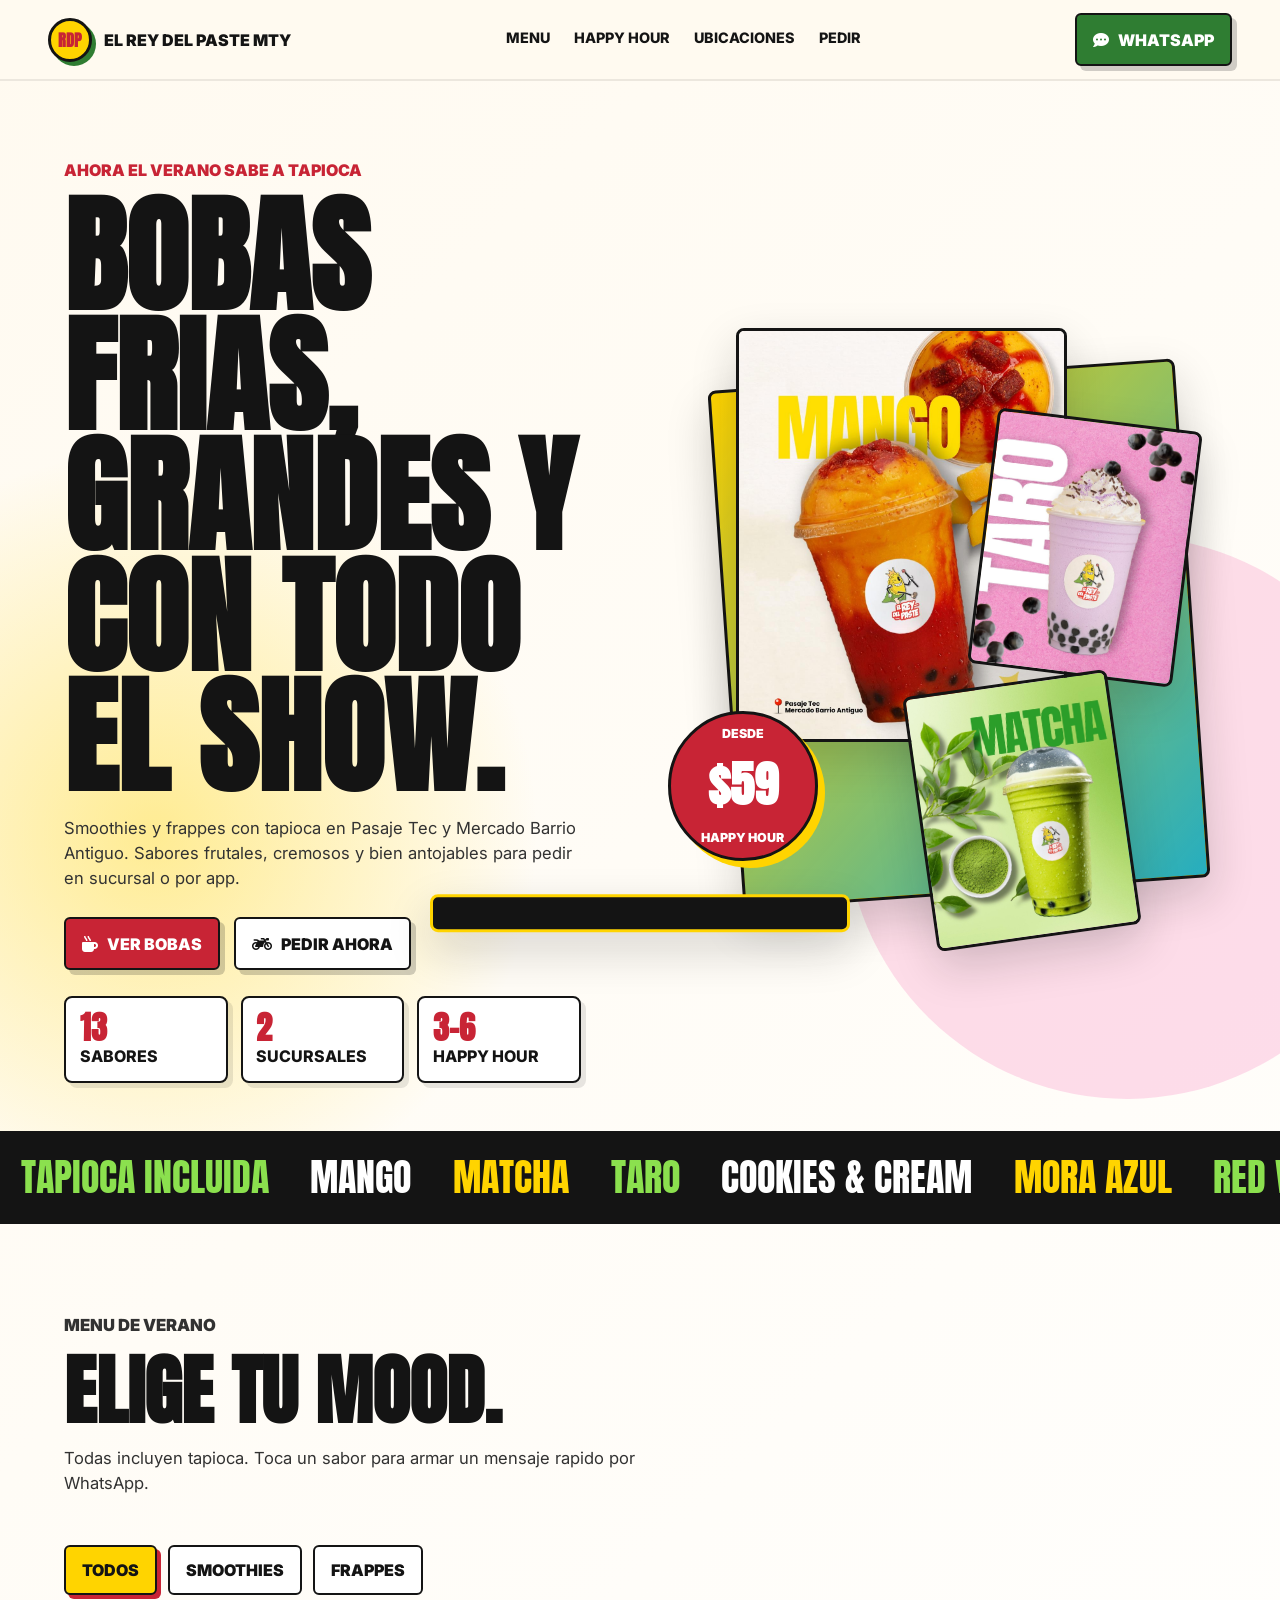
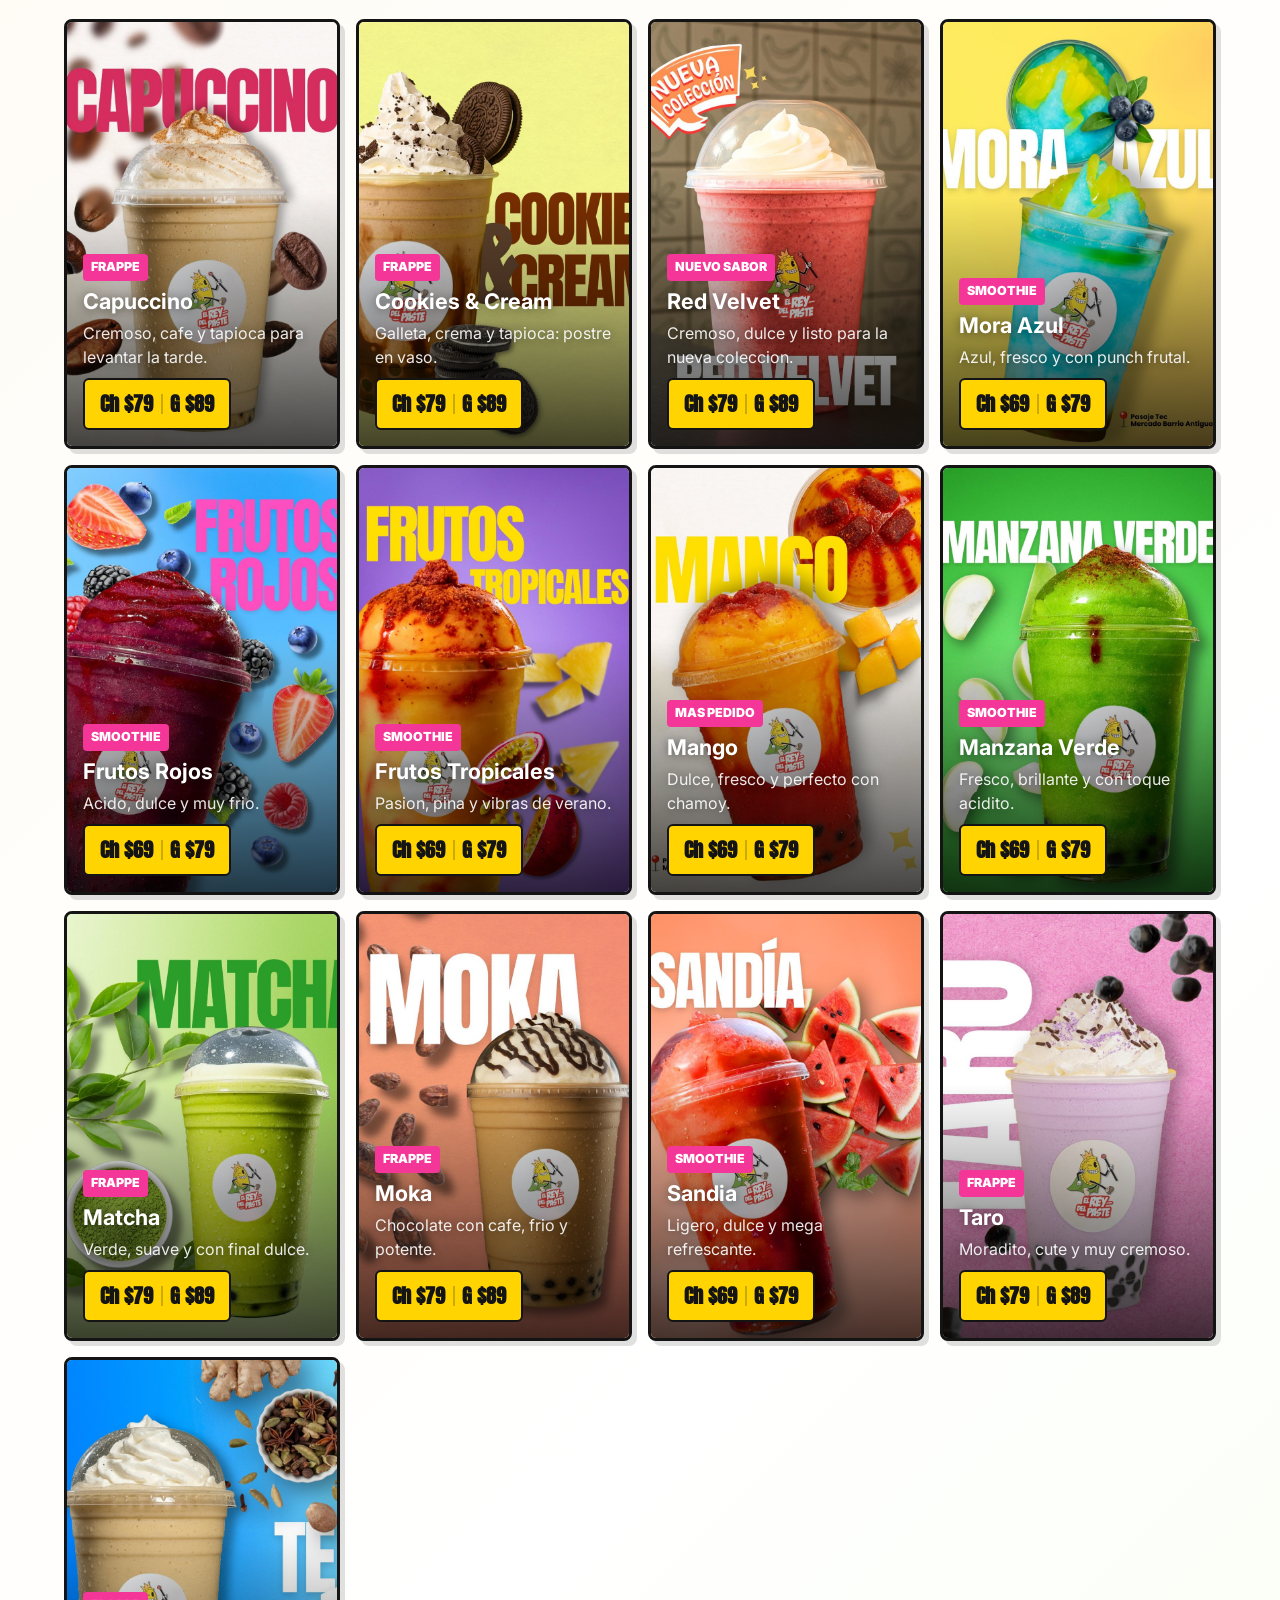
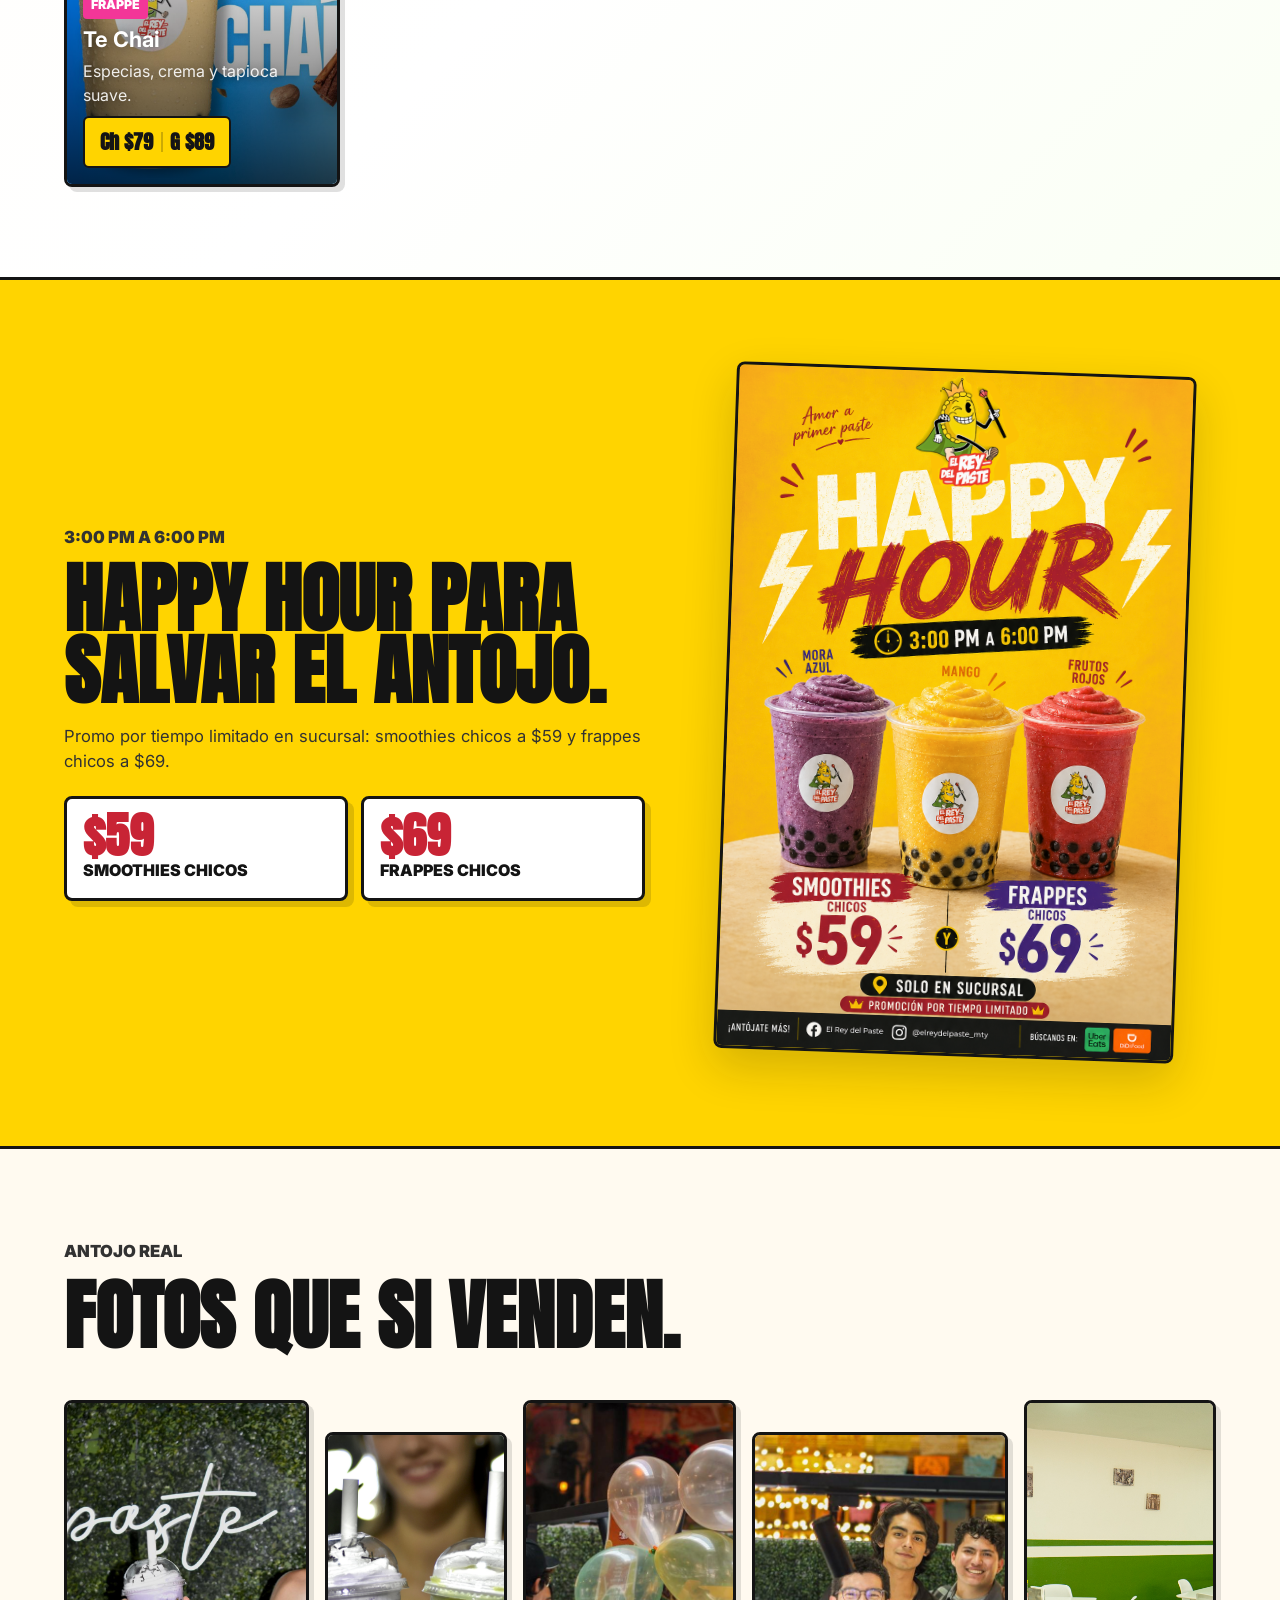
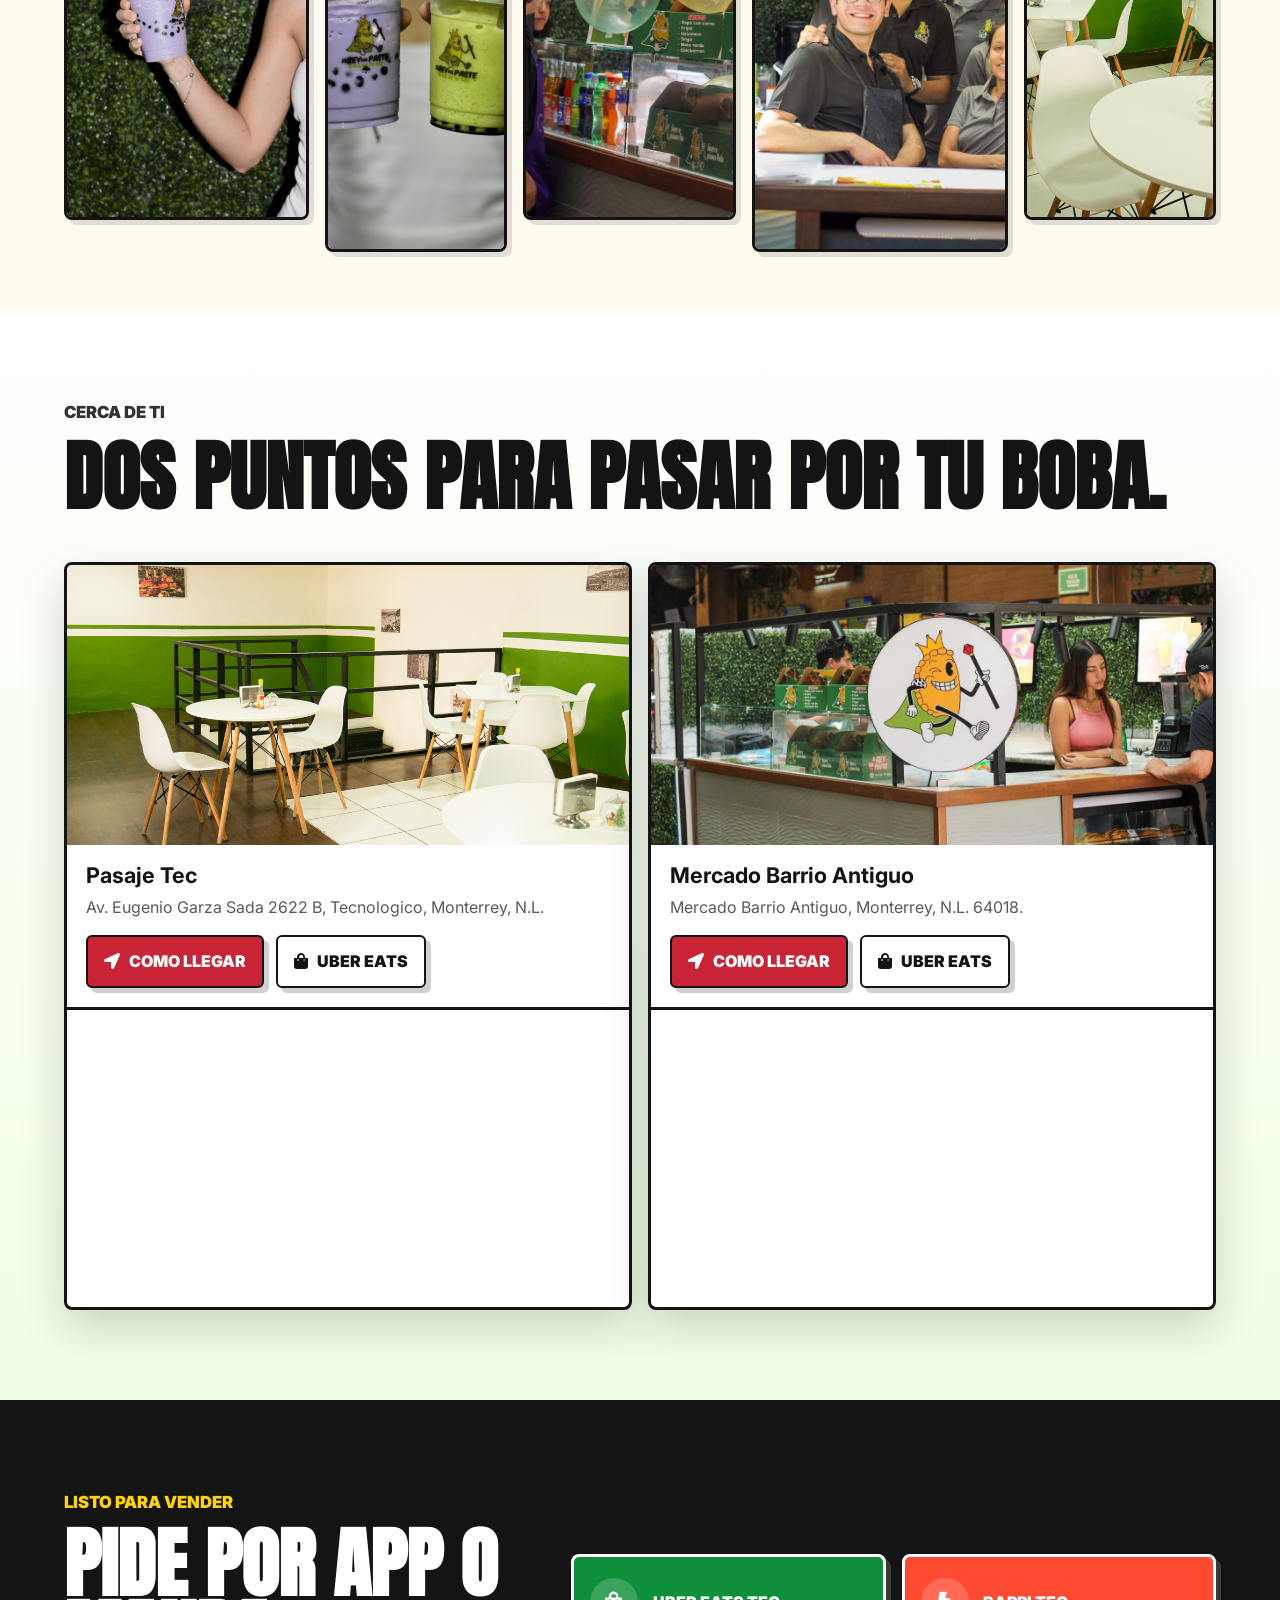
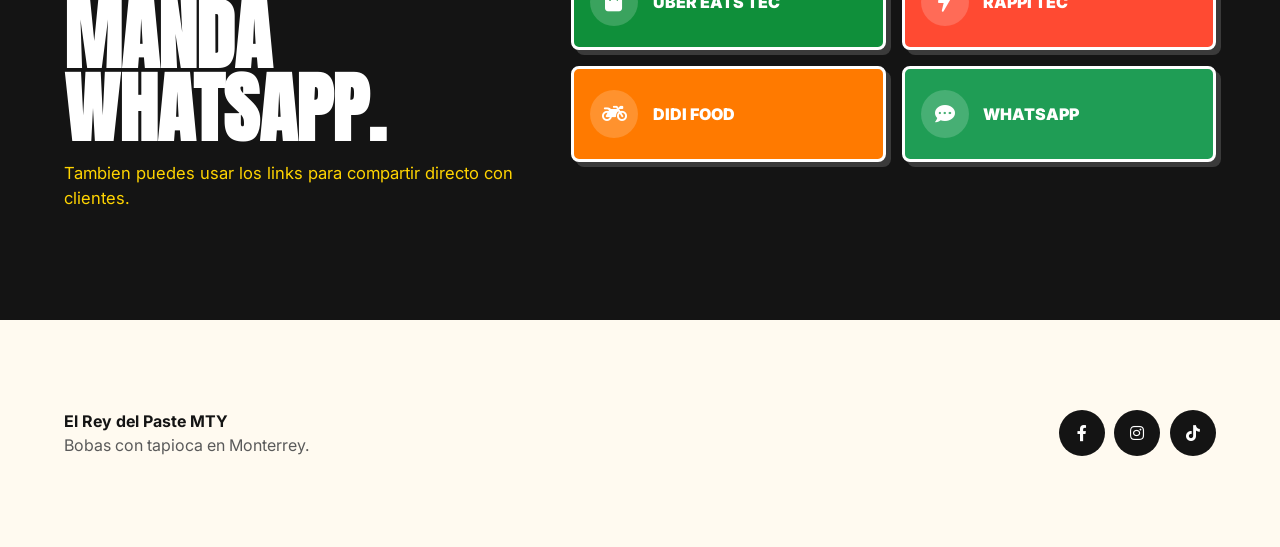
<file: index.html>
<!DOCTYPE html>
<html lang="es">
	<head>
		<title>El Rey del Paste MTY | Bobas</title>
		<meta charset="utf-8" />
		<meta name="viewport" content="width=device-width, initial-scale=1" />
		<meta
			name="description"
			content="Bobas, smoothies y frappes con tapioca en Pasaje Tec y Mercado Barrio Antiguo, Monterrey."
		/>
		<script async src="https://www.googletagmanager.com/gtag/js?id=G-SJ7GFGX3DT"></script>
		<script>
			window.dataLayer = window.dataLayer || [];
			function gtag(){dataLayer.push(arguments);}
			gtag("js", new Date());
			gtag("config", "G-SJ7GFGX3DT");
		</script>
		<link rel="stylesheet" href="assets/css/fontawesome-all.min.css" />
		<link rel="stylesheet" href="assets/css/boba.css" />
	</head>
	<body>
		<a class="skip-link" href="#menu">Saltar al menu</a>

		<header class="site-header" aria-label="Navegacion principal">
			<a class="brand" href="#inicio" aria-label="El Rey del Paste MTY">
				<span class="brand-mark">RDP</span>
				<span>El Rey del Paste MTY</span>
			</a>
			<nav class="nav-links" aria-label="Secciones">
				<a href="#menu">Menu</a>
				<a href="#promo">Happy Hour</a>
				<a href="#ubicaciones">Ubicaciones</a>
				<a href="#pedir">Pedir</a>
			</nav>
			<a class="header-cta" href="https://wa.me/527714658861?text=Hola%20El%20Rey%20del%20Paste%2C%20quiero%20pedir%20bobas" target="_blank" rel="noopener">
				<i class="fas fa-comment-dots" aria-hidden="true"></i>
				WhatsApp
			</a>
		</header>

		<main id="inicio">
			<section class="hero" aria-labelledby="hero-title">
				<div class="hero-copy">
					<p class="eyebrow">Ahora el verano sabe a tapioca</p>
					<h1 id="hero-title">Bobas frias, grandes y con todo el show.</h1>
					<p class="hero-text">
						Smoothies y frappes con tapioca en Pasaje Tec y Mercado Barrio Antiguo. Sabores frutales, cremosos y bien antojables para pedir en sucursal o por app.
					</p>
					<div class="hero-actions" aria-label="Acciones rapidas">
						<a class="button primary" href="#menu">
							<i class="fas fa-mug-hot" aria-hidden="true"></i>
							Ver bobas
						</a>
						<a class="button secondary" href="#pedir">
							<i class="fas fa-motorcycle" aria-hidden="true"></i>
							Pedir ahora
						</a>
					</div>
					<div class="hero-stats" aria-label="Datos de venta">
						<span><strong>13</strong> sabores</span>
						<span><strong>2</strong> sucursales</span>
						<span><strong>3-6</strong> happy hour</span>
					</div>
				</div>

				<div class="hero-stage" aria-label="Bobas destacadas">
					<img class="hero-drink hero-drink-main" src="images/bobas/mango.jpeg" alt="Boba de mango con tapioca" />
					<img class="hero-drink hero-drink-side one" src="images/bobas/taro.jpeg" alt="Boba de taro con tapioca" />
					<img class="hero-drink hero-drink-side two" src="images/bobas/matcha.jpeg" alt="Boba de matcha con tapioca" />
					<div class="floating-price">
						<span>desde</span>
						<strong>$59</strong>
						<small>happy hour</small>
					</div>
				</div>
			</section>

			<section class="ticker" aria-label="Sabores disponibles">
				<div class="ticker-track">
					<span>tapioca incluida</span>
					<span>mango</span>
					<span>matcha</span>
					<span>taro</span>
					<span>cookies & cream</span>
					<span>mora azul</span>
					<span>red velvet</span>
					<span>sandia</span>
					<span>moka</span>
					<span>frutos rojos</span>
					<span>tapioca incluida</span>
					<span>mango</span>
					<span>matcha</span>
					<span>taro</span>
				</div>
			</section>

			<section class="section" id="menu" aria-labelledby="menu-title">
				<div class="section-heading">
					<p class="eyebrow">Menu de verano</p>
					<h2 id="menu-title">Elige tu mood.</h2>
					<p>Todas incluyen tapioca. Toca un sabor para armar un mensaje rapido por WhatsApp.</p>
				</div>

				<div class="menu-tools" aria-label="Filtros de menu">
					<button class="filter-button active" type="button" data-filter="all" aria-pressed="true">Todos</button>
					<button class="filter-button" type="button" data-filter="smoothie" aria-pressed="false">Smoothies</button>
					<button class="filter-button" type="button" data-filter="frappe" aria-pressed="false">Frappes</button>
				</div>

				<div class="drink-grid">
					<article class="drink-card" data-type="frappe" data-name="Capuccino" data-price="Chico $79 / Grande $89">
						<img src="images/bobas/capuccino.jpeg" alt="Frappe de capuccino con tapioca" loading="lazy" />
						<div class="drink-info">
							<span class="tag">Frappe</span>
							<h3>Capuccino</h3>
							<p>Cremoso, cafe y tapioca para levantar la tarde.</p>
							<strong class="price-pair"><span>Ch $79</span><span>G $89</span></strong>
						</div>
					</article>
					<article class="drink-card" data-type="frappe" data-name="Cookies & Cream" data-price="Chico $79 / Grande $89">
						<img src="images/bobas/cookies-and-cream.jpeg" alt="Frappe cookies and cream con tapioca" loading="lazy" />
						<div class="drink-info">
							<span class="tag">Frappe</span>
							<h3>Cookies & Cream</h3>
							<p>Galleta, crema y tapioca: postre en vaso.</p>
							<strong class="price-pair"><span>Ch $79</span><span>G $89</span></strong>
						</div>
					</article>
					<article class="drink-card" data-type="frappe" data-name="Red Velvet" data-price="Chico $79 / Grande $89">
						<img src="images/bobas/red-velvet.jpeg" alt="Frappe red velvet con tapioca" loading="lazy" />
						<div class="drink-info">
							<span class="tag">Nuevo sabor</span>
							<h3>Red Velvet</h3>
							<p>Cremoso, dulce y listo para la nueva coleccion.</p>
							<strong class="price-pair"><span>Ch $79</span><span>G $89</span></strong>
						</div>
					</article>
					<article class="drink-card" data-type="smoothie" data-name="Mora Azul" data-price="Chico $69 / Grande $79">
						<img src="images/bobas/mora-azul.jpeg" alt="Smoothie de mora azul con tapioca" loading="lazy" />
						<div class="drink-info">
							<span class="tag">Smoothie</span>
							<h3>Mora Azul</h3>
							<p>Azul, fresco y con punch frutal.</p>
							<strong class="price-pair"><span>Ch $69</span><span>G $79</span></strong>
						</div>
					</article>
					<article class="drink-card" data-type="smoothie" data-name="Frutos Rojos" data-price="Chico $69 / Grande $79">
						<img src="images/bobas/frutos-rojos.jpeg" alt="Smoothie de frutos rojos con tapioca" loading="lazy" />
						<div class="drink-info">
							<span class="tag">Smoothie</span>
							<h3>Frutos Rojos</h3>
							<p>Acido, dulce y muy frio.</p>
							<strong class="price-pair"><span>Ch $69</span><span>G $79</span></strong>
						</div>
					</article>
					<article class="drink-card" data-type="smoothie" data-name="Frutos Tropicales" data-price="Chico $69 / Grande $79">
						<img src="images/bobas/frutos-tropicales.jpeg" alt="Smoothie de frutos tropicales con tapioca" loading="lazy" />
						<div class="drink-info">
							<span class="tag">Smoothie</span>
							<h3>Frutos Tropicales</h3>
							<p>Pasion, pina y vibras de verano.</p>
							<strong class="price-pair"><span>Ch $69</span><span>G $79</span></strong>
						</div>
					</article>
					<article class="drink-card" data-type="smoothie" data-name="Mango" data-price="Chico $69 / Grande $79">
						<img src="images/bobas/mango.jpeg" alt="Smoothie de mango con tapioca" loading="lazy" />
						<div class="drink-info">
							<span class="tag">Mas pedido</span>
							<h3>Mango</h3>
							<p>Dulce, fresco y perfecto con chamoy.</p>
							<strong class="price-pair"><span>Ch $69</span><span>G $79</span></strong>
						</div>
					</article>
					<article class="drink-card" data-type="smoothie" data-name="Manzana Verde" data-price="Chico $69 / Grande $79">
						<img src="images/bobas/manzana-verde.jpeg" alt="Smoothie de manzana verde con tapioca" loading="lazy" />
						<div class="drink-info">
							<span class="tag">Smoothie</span>
							<h3>Manzana Verde</h3>
							<p>Fresco, brillante y con toque acidito.</p>
							<strong class="price-pair"><span>Ch $69</span><span>G $79</span></strong>
						</div>
					</article>
					<article class="drink-card" data-type="frappe" data-name="Matcha" data-price="Chico $79 / Grande $89">
						<img src="images/bobas/matcha.jpeg" alt="Frappe de matcha con tapioca" loading="lazy" />
						<div class="drink-info">
							<span class="tag">Frappe</span>
							<h3>Matcha</h3>
							<p>Verde, suave y con final dulce.</p>
							<strong class="price-pair"><span>Ch $79</span><span>G $89</span></strong>
						</div>
					</article>
					<article class="drink-card" data-type="frappe" data-name="Moka" data-price="Chico $79 / Grande $89">
						<img src="images/bobas/moka.jpeg" alt="Frappe de moka con tapioca" loading="lazy" />
						<div class="drink-info">
							<span class="tag">Frappe</span>
							<h3>Moka</h3>
							<p>Chocolate con cafe, frio y potente.</p>
							<strong class="price-pair"><span>Ch $79</span><span>G $89</span></strong>
						</div>
					</article>
					<article class="drink-card" data-type="smoothie" data-name="Sandia" data-price="Chico $69 / Grande $79">
						<img src="images/bobas/sandia.jpeg" alt="Smoothie de sandia con tapioca" loading="lazy" />
						<div class="drink-info">
							<span class="tag">Smoothie</span>
							<h3>Sandia</h3>
							<p>Ligero, dulce y mega refrescante.</p>
							<strong class="price-pair"><span>Ch $69</span><span>G $79</span></strong>
						</div>
					</article>
					<article class="drink-card" data-type="frappe" data-name="Taro" data-price="Chico $79 / Grande $89">
						<img src="images/bobas/taro.jpeg" alt="Frappe de taro con tapioca" loading="lazy" />
						<div class="drink-info">
							<span class="tag">Frappe</span>
							<h3>Taro</h3>
							<p>Moradito, cute y muy cremoso.</p>
							<strong class="price-pair"><span>Ch $79</span><span>G $89</span></strong>
						</div>
					</article>
					<article class="drink-card" data-type="frappe" data-name="Te Chai" data-price="Chico $79 / Grande $89">
						<img src="images/bobas/te-chai.jpeg" alt="Frappe de te chai con tapioca" loading="lazy" />
						<div class="drink-info">
							<span class="tag">Frappe</span>
							<h3>Te Chai</h3>
							<p>Especias, crema y tapioca suave.</p>
							<strong class="price-pair"><span>Ch $79</span><span>G $89</span></strong>
						</div>
					</article>
				</div>
			</section>

			<section class="promo-band" id="promo" aria-labelledby="promo-title">
				<div class="promo-copy">
					<p class="eyebrow">3:00 PM a 6:00 PM</p>
					<h2 id="promo-title">Happy Hour para salvar el antojo.</h2>
					<p>Promo por tiempo limitado en sucursal: smoothies chicos a $59 y frappes chicos a $69.</p>
					<div class="promo-prices">
						<span><strong>$59</strong> Smoothies chicos</span>
						<span><strong>$69</strong> Frappes chicos</span>
					</div>
				</div>
				<img src="images/promo/happy-hour.png" alt="Promocion Happy Hour El Rey del Paste" loading="lazy" />
			</section>

			<section class="section gallery-section" aria-labelledby="experiencia-title">
				<div class="section-heading">
					<p class="eyebrow">Antojo real</p>
					<h2 id="experiencia-title">Fotos que si venden.</h2>
				</div>
				<div class="photo-strip" aria-label="Galeria de bobas y locales">
					<img src="images/locales/boba-model-02.jpeg" alt="Boba taro servida en el local" loading="lazy" />
					<img src="images/locales/bobbas.jpg" alt="Dos bobas con tapioca" loading="lazy" />
					<img src="images/locales/barrio-01.jpg" alt="Sucursal Barrio Antiguo" loading="lazy" />
					<img src="images/locales/equipo.jpg" alt="Equipo de El Rey del Paste MTY" loading="lazy" />
					<img src="images/locales/tec-03.jpg" alt="Mesas de la sucursal Tec" loading="lazy" />
				</div>
			</section>

			<section class="section locations" id="ubicaciones" aria-labelledby="ubicaciones-title">
				<div class="section-heading">
					<p class="eyebrow">Cerca de ti</p>
					<h2 id="ubicaciones-title">Dos puntos para pasar por tu boba.</h2>
				</div>

				<div class="location-grid">
					<article class="location-card">
						<img src="images/locales/tec-01.jpg" alt="Interior de sucursal Tec" loading="lazy" />
						<div class="location-copy">
							<h3>Pasaje Tec</h3>
							<p>Av. Eugenio Garza Sada 2622 B, Tecnologico, Monterrey, N.L.</p>
							<div class="location-actions">
								<a class="button primary" href="https://www.google.com/maps/search/?api=1&query=El%20Rey%20del%20Paste%20Av.%20Eugenio%20Garza%20Sada%202622%20B%20Monterrey" target="_blank" rel="noopener">
									<i class="fas fa-location-arrow" aria-hidden="true"></i>
									Como llegar
								</a>
								<a class="button secondary" href="https://www.ubereats.com/mx/store/el-rey-del-paste/yuPaZh-eV3qJpUeV3k-LDA" target="_blank" rel="noopener">
									<i class="fas fa-shopping-bag" aria-hidden="true"></i>
									Uber Eats
								</a>
							</div>
						</div>
						<iframe
							title="Mapa sucursal Pasaje Tec"
							loading="lazy"
							referrerpolicy="no-referrer-when-downgrade"
							src="https://www.google.com/maps?q=El%20Rey%20del%20Paste%20Av.%20Eugenio%20Garza%20Sada%202622%20B%20Monterrey&output=embed">
						</iframe>
					</article>

					<article class="location-card">
						<img src="images/locales/barrio-02.jpg" alt="Local de Barrio Antiguo" loading="lazy" />
						<div class="location-copy">
							<h3>Mercado Barrio Antiguo</h3>
							<p>Mercado Barrio Antiguo, Monterrey, N.L. 64018.</p>
							<div class="location-actions">
								<a class="button primary" href="https://www.google.com/maps/search/?api=1&query=El%20Rey%20del%20Paste%20Mercado%20Barrio%20Antiguo%20Monterrey" target="_blank" rel="noopener">
									<i class="fas fa-location-arrow" aria-hidden="true"></i>
									Como llegar
								</a>
								<a class="button secondary" href="https://www.ubereats.com/mx/store/el-rey-del-paste-barrio-antiguo-mercado-barrio-antiguo/oTAz69NlXai5Kkrx6RQrwQ" target="_blank" rel="noopener">
									<i class="fas fa-shopping-bag" aria-hidden="true"></i>
									Uber Eats
								</a>
							</div>
						</div>
						<iframe
							title="Mapa sucursal Barrio Antiguo"
							loading="lazy"
							referrerpolicy="no-referrer-when-downgrade"
							src="https://www.google.com/maps?q=El%20Rey%20del%20Paste%20Mercado%20Barrio%20Antiguo%20Monterrey&output=embed">
						</iframe>
					</article>
				</div>
			</section>

			<section class="order-section" id="pedir" aria-labelledby="pedir-title">
				<div>
					<p class="eyebrow">Listo para vender</p>
					<h2 id="pedir-title">Pide por app o manda WhatsApp.</h2>
					<p>Tambien puedes usar los links para compartir directo con clientes.</p>
				</div>
				<div class="order-links">
					<a class="order-card uber" href="https://www.ubereats.com/mx/store/el-rey-del-paste/yuPaZh-eV3qJpUeV3k-LDA" target="_blank" rel="noopener">
						<i class="fas fa-shopping-bag" aria-hidden="true"></i>
						<span>Uber Eats Tec</span>
					</a>
					<a class="order-card rappi" href="https://www.rappi.com.mx/restaurantes/1930107989-el-rey-del-paste-mty" target="_blank" rel="noopener">
						<i class="fas fa-bolt" aria-hidden="true"></i>
						<span>Rappi Tec</span>
					</a>
					<a class="order-card didi" href="https://web.didiglobal.com/mx/food/" target="_blank" rel="noopener">
						<i class="fas fa-motorcycle" aria-hidden="true"></i>
						<span>DiDi Food</span>
					</a>
					<a class="order-card whatsapp" href="https://wa.me/527714658861?text=Hola%20El%20Rey%20del%20Paste%2C%20quiero%20pedir%20bobas" target="_blank" rel="noopener">
						<i class="fas fa-comment-dots" aria-hidden="true"></i>
						<span>WhatsApp</span>
					</a>
				</div>
			</section>
		</main>

		<footer class="site-footer">
			<div>
				<strong>El Rey del Paste MTY</strong>
				<p>Bobas con tapioca en Monterrey.</p>
			</div>
			<div class="social-links" aria-label="Redes sociales">
				<a href="https://www.facebook.com/elreydelpaste.mty/?_rdr" target="_blank" rel="noopener" aria-label="Facebook">
					<i class="fab fa-facebook-f" aria-hidden="true"></i>
				</a>
				<a href="https://www.instagram.com/elreydelpaste_mty/" target="_blank" rel="noopener" aria-label="Instagram">
					<i class="fab fa-instagram" aria-hidden="true"></i>
				</a>
				<a href="https://www.tiktok.com/@elreydelpaste_mty" target="_blank" rel="noopener" aria-label="TikTok">
					<i class="fab fa-tiktok" aria-hidden="true"></i>
				</a>
			</div>
		</footer>

		<div class="sticky-order" aria-label="Pedido rapido">
			<a href="#menu"><i class="fas fa-glass-whiskey" aria-hidden="true"></i> Menu</a>
			<a href="#pedir"><i class="fas fa-motorcycle" aria-hidden="true"></i> Pedir</a>
			<a href="#ubicaciones"><i class="fas fa-map-marker-alt" aria-hidden="true"></i> Mapa</a>
		</div>

		<script src="assets/js/boba.js"></script>
	</body>
</html>
</file>
<file: assets/css/boba.css>
@import url("https://fonts.googleapis.com/css2?family=Anton&family=Inter:wght@400;600;700;800&display=swap");

:root {
	--ink: #141414;
	--muted: #5a5a5a;
	--paper: #fffaf0;
	--white: #ffffff;
	--yellow: #ffd400;
	--red: #c82435;
	--green: #2f7d32;
	--pink: #f33698;
	--blue: #00a7e1;
	--purple: #6b44d8;
	--shadow: 0 18px 45px rgba(20, 20, 20, 0.18);
	--radius: 8px;
}

* {
	box-sizing: border-box;
}

html {
	scroll-behavior: smooth;
}

body {
	margin: 0;
	background:
		radial-gradient(circle at 12% 12%, rgba(255, 212, 0, 0.4), transparent 24rem),
		linear-gradient(135deg, #fffaf0 0%, #ffffff 45%, #eaffd0 100%);
	color: var(--ink);
	font-family: "Inter", Arial, sans-serif;
	font-size: 16px;
	line-height: 1.5;
	overflow-x: hidden;
}

img {
	display: block;
	max-width: 100%;
}

a {
	color: inherit;
	text-decoration: none;
}

a:focus-visible,
button:focus-visible {
	outline: 3px solid var(--blue);
	outline-offset: 4px;
}

.skip-link {
	position: fixed;
	top: 0.75rem;
	left: 0.75rem;
	z-index: 1000;
	transform: translateY(-140%);
	background: var(--ink);
	color: var(--white);
	padding: 0.7rem 1rem;
	border-radius: var(--radius);
}

.skip-link:focus {
	transform: translateY(0);
}

.site-header {
	position: sticky;
	top: 0;
	z-index: 100;
	display: flex;
	align-items: center;
	justify-content: space-between;
	gap: 1rem;
	padding: 0.8rem clamp(1rem, 4vw, 3rem);
	background: rgba(255, 250, 240, 0.9);
	backdrop-filter: blur(16px);
	border-bottom: 2px solid rgba(20, 20, 20, 0.08);
}

.brand,
.nav-links,
.hero-actions,
.location-actions,
.social-links,
.order-links,
.menu-tools {
	display: flex;
	align-items: center;
}

.brand {
	gap: 0.75rem;
	font-weight: 900;
	text-transform: uppercase;
}

.brand-mark {
	display: inline-grid;
	place-items: center;
	width: 44px;
	height: 44px;
	border-radius: 50%;
	background: var(--yellow);
	color: var(--red);
	border: 3px solid var(--ink);
	box-shadow: 4px 4px 0 var(--green);
	font-family: "Anton", Impact, sans-serif;
	letter-spacing: 0;
}

.nav-links {
	gap: clamp(0.75rem, 2vw, 1.5rem);
	font-weight: 800;
	font-size: 0.9rem;
	text-transform: uppercase;
}

.nav-links a {
	padding: 0.65rem 0;
	border-bottom: 3px solid transparent;
}

.nav-links a:hover {
	border-color: var(--red);
}

.header-cta,
.button {
	display: inline-flex;
	align-items: center;
	justify-content: center;
	gap: 0.55rem;
	min-height: 46px;
	padding: 0.8rem 1rem;
	border-radius: 6px;
	border: 2px solid var(--ink);
	font-weight: 900;
	text-transform: uppercase;
	box-shadow: 5px 5px 0 rgba(20, 20, 20, 0.2);
	transition: transform 180ms ease, box-shadow 180ms ease, background 180ms ease;
}

.header-cta {
	background: var(--green);
	color: var(--white);
}

.button.primary {
	background: var(--red);
	color: var(--white);
}

.button.secondary {
	background: var(--white);
	color: var(--ink);
}

.header-cta:hover,
.button:hover,
.drink-card:hover,
.order-card:hover {
	transform: translateY(-3px);
	box-shadow: 8px 8px 0 rgba(20, 20, 20, 0.2);
}

.hero {
	position: relative;
	display: grid;
	grid-template-columns: minmax(0, 0.95fr) minmax(320px, 1.05fr);
	gap: clamp(2rem, 5vw, 5rem);
	align-items: center;
	min-height: calc(100dvh - 72px);
	padding: clamp(2rem, 6vw, 5rem) clamp(1rem, 5vw, 5rem) 3rem;
	overflow: hidden;
}

.hero::before {
	content: "";
	position: absolute;
	inset: auto -8rem 2rem auto;
	width: 44vw;
	height: 44vw;
	background: var(--pink);
	opacity: 0.16;
	border-radius: 50%;
	transform: rotate(22deg);
	pointer-events: none;
}

.eyebrow {
	margin: 0 0 0.85rem;
	color: var(--red);
	font-weight: 900;
	text-transform: uppercase;
	letter-spacing: 0;
}

h1,
h2,
h3,
p {
	margin-top: 0;
}

h1,
h2 {
	font-family: "Anton", Impact, sans-serif;
	letter-spacing: 0;
	text-transform: uppercase;
	line-height: 0.94;
}

h1 {
	max-width: 10ch;
	margin-bottom: 1.2rem;
	font-size: clamp(4rem, 10vw, 9.8rem);
}

h2 {
	margin-bottom: 1rem;
	font-size: clamp(2.5rem, 6vw, 5.6rem);
}

h3 {
	margin-bottom: 0.45rem;
	font-size: 1.35rem;
	line-height: 1.1;
}

.hero-text,
.section-heading p,
.promo-copy p,
.order-section p {
	max-width: 62ch;
	color: #323232;
	font-size: 1.04rem;
}

.hero-actions {
	flex-wrap: wrap;
	gap: 0.9rem;
	margin: 1.6rem 0;
}

.hero-stats {
	display: grid;
	grid-template-columns: repeat(3, minmax(0, 1fr));
	gap: 0.8rem;
	max-width: 36rem;
}

.hero-stats span {
	min-height: 74px;
	padding: 0.85rem;
	background: var(--white);
	border: 2px solid var(--ink);
	border-radius: var(--radius);
	box-shadow: 5px 5px 0 rgba(20, 20, 20, 0.1);
	font-weight: 800;
	text-transform: uppercase;
}

.hero-stats strong {
	display: block;
	color: var(--red);
	font-family: "Anton", Impact, sans-serif;
	font-size: 2rem;
	line-height: 1;
}

.hero-stage {
	position: relative;
	min-height: 650px;
	isolation: isolate;
}

.hero-stage::before {
	content: "";
	position: absolute;
	inset: 12% 4% 8% 14%;
	z-index: -2;
	background:
		linear-gradient(135deg, rgba(255, 212, 0, 0.98), rgba(0, 167, 225, 0.85)),
		var(--yellow);
	border: 3px solid var(--ink);
	border-radius: var(--radius);
	transform: rotate(-4deg);
	box-shadow: var(--shadow);
}

.hero-drink {
	position: absolute;
	object-fit: cover;
	border: 3px solid var(--ink);
	border-radius: var(--radius);
	box-shadow: var(--shadow);
}

.hero-drink-main {
	left: 16%;
	top: 5%;
	width: min(58%, 430px);
	aspect-ratio: 4 / 5;
	animation: floatMain 6s ease-in-out infinite;
}

.hero-drink-side {
	width: min(36%, 260px);
	aspect-ratio: 4 / 5;
}

.hero-drink-side.one {
	right: 5%;
	top: 19%;
	transform: rotate(7deg);
	animation: floatSide 5.5s ease-in-out infinite;
}

.hero-drink-side.two {
	right: 16%;
	bottom: 1%;
	transform: rotate(-8deg);
	animation: floatSide 6.5s ease-in-out infinite reverse;
}

.floating-price {
	position: absolute;
	left: 4%;
	bottom: 13%;
	display: grid;
	place-items: center;
	width: 150px;
	height: 150px;
	background: var(--red);
	color: var(--white);
	border: 3px solid var(--ink);
	border-radius: 50%;
	box-shadow: 7px 7px 0 var(--yellow);
	font-weight: 900;
	text-transform: uppercase;
	animation: popPrice 3.5s ease-in-out infinite;
}

.floating-price strong {
	font-family: "Anton", Impact, sans-serif;
	font-size: 3rem;
	line-height: 0.9;
}

.floating-price span,
.floating-price small {
	font-size: 0.78rem;
}

.ticker {
	overflow: hidden;
	background: var(--ink);
	color: var(--white);
	border-block: 3px solid var(--ink);
}

.ticker-track {
	display: flex;
	width: max-content;
	animation: marquee 22s linear infinite;
}

.ticker span {
	padding: 0.9rem 1.3rem;
	font-family: "Anton", Impact, sans-serif;
	font-size: clamp(1.5rem, 3vw, 2.7rem);
	text-transform: uppercase;
	white-space: nowrap;
}

.ticker span:nth-child(3n) {
	color: var(--yellow);
}

.ticker span:nth-child(3n + 1) {
	color: #8be04e;
}

.section,
.promo-band,
.order-section,
.site-footer {
	padding: clamp(3rem, 7vw, 6rem) clamp(1rem, 5vw, 5rem);
}

.section-heading {
	display: grid;
	gap: 0.2rem;
	margin-bottom: 2rem;
}

.menu-tools {
	flex-wrap: wrap;
	gap: 0.7rem;
	margin-bottom: 1.5rem;
}

.filter-button {
	min-height: 44px;
	padding: 0.7rem 1rem;
	background: var(--white);
	border: 2px solid var(--ink);
	border-radius: 6px;
	color: var(--ink);
	cursor: pointer;
	font: inherit;
	font-weight: 900;
	text-transform: uppercase;
}

.filter-button.active {
	background: var(--yellow);
	box-shadow: 4px 4px 0 var(--red);
}

.drink-grid {
	display: grid;
	grid-template-columns: repeat(4, minmax(0, 1fr));
	gap: 1rem;
}

.drink-card {
	position: relative;
	height: 430px;
	min-height: 430px;
	overflow: hidden;
	background: var(--white);
	border: 3px solid var(--ink);
	border-radius: var(--radius);
	box-shadow: 5px 5px 0 rgba(20, 20, 20, 0.13);
	cursor: pointer;
	transition: transform 180ms ease, box-shadow 180ms ease, opacity 180ms ease;
}

.drink-card.hidden {
	display: none;
}

.drink-card img {
	width: 100%;
	height: 100%;
	min-height: 430px;
	object-fit: cover;
	transition: transform 300ms ease;
}

.drink-card:hover img {
	transform: scale(1.05) rotate(1deg);
}

.drink-card::after {
	content: "";
	position: absolute;
	inset: 0;
	background: linear-gradient(180deg, transparent 40%, rgba(0, 0, 0, 0.72));
	pointer-events: none;
}

.drink-info {
	position: absolute;
	right: 0;
	bottom: 0;
	left: 0;
	z-index: 1;
	padding: 1rem;
	color: var(--white);
	text-shadow: 0 1px 10px rgba(0, 0, 0, 0.45);
}

.drink-info p {
	margin-bottom: 0.6rem;
	color: rgba(255, 255, 255, 0.9);
}

.drink-info strong {
	display: inline-flex;
	align-items: center;
	justify-content: center;
	flex-wrap: wrap;
	gap: 0.45rem;
	min-width: 148px;
	min-height: 52px;
	padding: 0.35rem 0.7rem;
	background: var(--yellow);
	color: var(--ink);
	border: 2px solid var(--ink);
	border-radius: 6px;
	font-family: "Anton", Impact, sans-serif;
	font-size: 1.25rem;
	line-height: 1;
	text-shadow: none;
}

.drink-info strong span + span {
	padding-left: 0.45rem;
	border-left: 2px solid rgba(20, 20, 20, 0.22);
}

.tag {
	display: inline-flex;
	margin-bottom: 0.55rem;
	padding: 0.25rem 0.5rem;
	background: var(--pink);
	color: var(--white);
	border-radius: 4px;
	font-size: 0.78rem;
	font-weight: 900;
	text-transform: uppercase;
	text-shadow: none;
}

.promo-band {
	display: grid;
	grid-template-columns: minmax(0, 0.8fr) minmax(280px, 0.72fr);
	gap: clamp(1.5rem, 4vw, 3rem);
	align-items: center;
	background: var(--yellow);
	border-block: 3px solid var(--ink);
}

.promo-copy {
	max-width: 48rem;
}

.promo-prices {
	display: grid;
	grid-template-columns: repeat(2, minmax(0, 1fr));
	gap: 0.8rem;
	margin-top: 1.4rem;
}

.promo-prices span {
	padding: 1rem;
	background: var(--white);
	border: 3px solid var(--ink);
	border-radius: var(--radius);
	font-weight: 900;
	text-transform: uppercase;
	box-shadow: 6px 6px 0 rgba(20, 20, 20, 0.14);
}

.promo-prices strong {
	display: block;
	color: var(--red);
	font-family: "Anton", Impact, sans-serif;
	font-size: 3rem;
	line-height: 0.9;
}

.promo-band img {
	width: min(100%, 460px);
	margin-inline: auto;
	border: 3px solid var(--ink);
	border-radius: var(--radius);
	box-shadow: var(--shadow);
	transform: rotate(2deg);
}

.gallery-section {
	background: var(--paper);
}

.photo-strip {
	display: grid;
	grid-template-columns: 1.15fr 0.85fr 1fr 1.2fr 0.9fr;
	gap: 1rem;
	align-items: stretch;
}

.photo-strip img {
	width: 100%;
	height: 420px;
	object-fit: cover;
	border: 3px solid var(--ink);
	border-radius: var(--radius);
	box-shadow: 5px 5px 0 rgba(20, 20, 20, 0.12);
}

.photo-strip img:nth-child(even) {
	transform: translateY(2rem);
}

.locations {
	background: linear-gradient(180deg, #ffffff, #f1ffe6);
}

.location-grid {
	display: grid;
	grid-template-columns: repeat(2, minmax(0, 1fr));
	gap: 1rem;
}

.location-card {
	display: grid;
	grid-template-rows: 280px auto 300px;
	overflow: hidden;
	background: var(--white);
	border: 3px solid var(--ink);
	border-radius: var(--radius);
	box-shadow: var(--shadow);
}

.location-card > img {
	width: 100%;
	height: 100%;
	object-fit: cover;
}

.location-copy {
	padding: 1.2rem;
}

.location-copy p {
	color: var(--muted);
}

.location-actions {
	flex-wrap: wrap;
	gap: 0.75rem;
}

.location-card iframe {
	width: 100%;
	height: 300px;
	border: 0;
	border-top: 3px solid var(--ink);
}

.order-section {
	display: grid;
	grid-template-columns: minmax(0, 0.75fr) minmax(320px, 1fr);
	gap: 1.5rem;
	align-items: center;
	background: var(--ink);
	color: var(--white);
}

.order-section .eyebrow,
.order-section p {
	color: var(--yellow);
}

.order-links {
	display: grid;
	grid-template-columns: repeat(2, minmax(0, 1fr));
	gap: 1rem;
}

.order-card {
	display: flex;
	align-items: center;
	gap: 0.9rem;
	min-height: 96px;
	padding: 1rem;
	border: 3px solid var(--white);
	border-radius: var(--radius);
	color: var(--white);
	font-weight: 900;
	text-transform: uppercase;
	box-shadow: 5px 5px 0 rgba(255, 255, 255, 0.16);
	transition: transform 180ms ease, box-shadow 180ms ease;
}

.order-card i {
	display: inline-grid;
	place-items: center;
	width: 48px;
	height: 48px;
	background: rgba(255, 255, 255, 0.18);
	border-radius: 50%;
	font-size: 1.25rem;
}

.order-card.uber {
	background: #0f8f3a;
}

.order-card.rappi {
	background: #ff4a32;
}

.order-card.didi {
	background: #ff7a00;
}

.order-card.whatsapp {
	background: #1f9d55;
}

.site-footer {
	display: flex;
	justify-content: space-between;
	gap: 1rem;
	background: var(--paper);
	border-top: 3px solid var(--ink);
}

.site-footer p {
	margin-bottom: 0;
	color: var(--muted);
}

.social-links {
	gap: 0.6rem;
}

.social-links a {
	display: inline-grid;
	place-items: center;
	width: 46px;
	height: 46px;
	background: var(--ink);
	color: var(--white);
	border-radius: 50%;
}

.sticky-order {
	position: fixed;
	right: 1rem;
	bottom: 1rem;
	z-index: 80;
	display: none;
	grid-template-columns: repeat(3, 1fr);
	gap: 0.3rem;
	width: calc(100% - 2rem);
	padding: 0.35rem;
	background: var(--ink);
	border-radius: var(--radius);
	box-shadow: var(--shadow);
}

.sticky-order a {
	display: inline-flex;
	align-items: center;
	justify-content: center;
	gap: 0.4rem;
	min-height: 48px;
	color: var(--white);
	font-size: 0.82rem;
	font-weight: 900;
	text-transform: uppercase;
}

.toast {
	position: fixed;
	left: 50%;
	bottom: 1.3rem;
	z-index: 200;
	width: min(92vw, 420px);
	padding: 1rem;
	background: var(--ink);
	color: var(--white);
	border: 3px solid var(--yellow);
	border-radius: var(--radius);
	box-shadow: var(--shadow);
	transform: translate(-50%, 140%);
	transition: transform 220ms ease;
}

.toast.visible {
	transform: translate(-50%, 0);
}

@keyframes floatMain {
	0%,
	100% {
		transform: translateY(0) rotate(-3deg);
	}
	50% {
		transform: translateY(-18px) rotate(2deg);
	}
}

@keyframes floatSide {
	0%,
	100% {
		margin-top: 0;
	}
	50% {
		margin-top: -18px;
	}
}

@keyframes popPrice {
	0%,
	100% {
		transform: scale(1) rotate(-8deg);
	}
	50% {
		transform: scale(1.06) rotate(3deg);
	}
}

@keyframes marquee {
	from {
		transform: translateX(0);
	}
	to {
		transform: translateX(-50%);
	}
}

@media (max-width: 1180px) {
	.drink-grid {
		grid-template-columns: repeat(3, minmax(0, 1fr));
	}

	.hero {
		grid-template-columns: 1fr;
	}

	.hero-stage {
		min-height: 560px;
	}
}

@media (max-width: 900px) {
	.site-header {
		align-items: flex-start;
		flex-wrap: wrap;
	}

	.nav-links {
		order: 3;
		width: 100%;
		justify-content: space-between;
		overflow-x: auto;
		padding-bottom: 0.2rem;
	}

	.header-cta {
		min-height: 44px;
		padding-inline: 0.8rem;
	}

	.drink-grid,
	.location-grid,
	.promo-band,
	.order-section {
		grid-template-columns: 1fr;
	}

	.photo-strip {
		display: flex;
		overflow-x: auto;
		scroll-snap-type: x mandatory;
		padding-bottom: 1rem;
	}

	.photo-strip img {
		min-width: 78vw;
		height: 390px;
		scroll-snap-align: start;
	}

	.photo-strip img:nth-child(even) {
		transform: none;
	}
}

@media (max-width: 640px) {
	body {
		padding-bottom: 74px;
	}

	.site-header {
		position: relative;
	}

	.brand span:last-child {
		max-width: 12ch;
		line-height: 1.1;
	}

	.header-cta {
		font-size: 0.78rem;
	}

	.hero {
		min-height: auto;
		padding-top: 1.5rem;
	}

	h1 {
		font-size: clamp(3.3rem, 18vw, 5.4rem);
	}

	h2 {
		font-size: clamp(2.4rem, 14vw, 4rem);
	}

	.hero-stats,
	.promo-prices,
	.order-links {
		grid-template-columns: 1fr;
	}

	.hero-stage {
		min-height: 470px;
	}

	.hero-drink-main {
		left: 5%;
		top: 5%;
		width: 68%;
	}

	.hero-drink-side.one {
		right: 0;
		top: 27%;
		width: 42%;
	}

	.hero-drink-side.two {
		right: 8%;
		bottom: 2%;
		width: 45%;
	}

	.floating-price {
		left: 2%;
		bottom: 6%;
		width: 120px;
		height: 120px;
	}

	.drink-grid {
		grid-template-columns: 1fr;
	}

	.drink-card,
	.drink-card img {
		height: 390px;
		min-height: 390px;
	}

	.location-card {
		grid-template-rows: 220px auto 280px;
	}

	.sticky-order {
		display: grid;
	}

	.site-footer {
		flex-direction: column;
		padding-bottom: 5.5rem;
	}
}

@media (prefers-reduced-motion: reduce) {
	* {
		animation-duration: 0.001ms !important;
		animation-iteration-count: 1 !important;
		scroll-behavior: auto !important;
		transition-duration: 0.001ms !important;
	}
}
</file>
